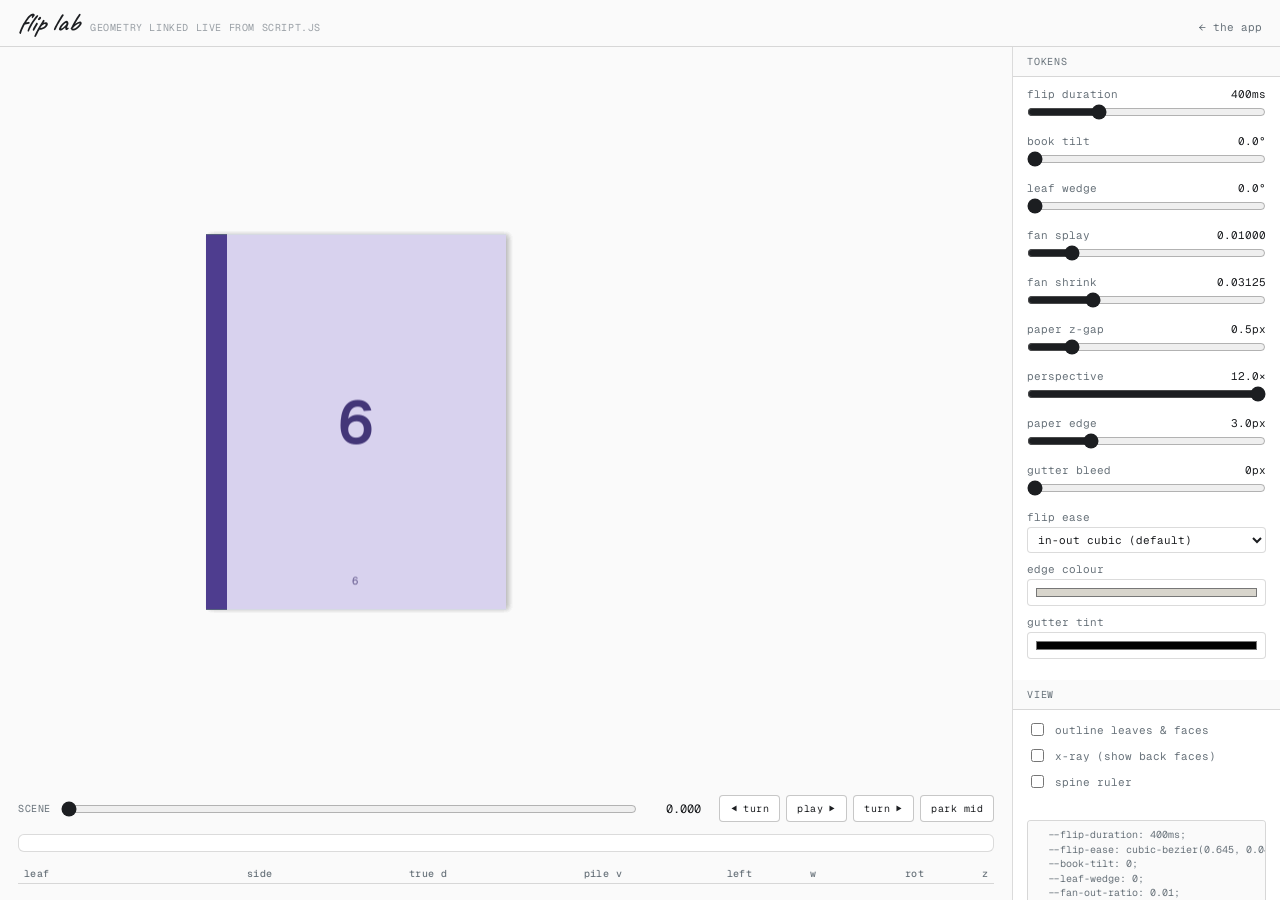
<file: flip.html>
<!--
  ============================================================================
  MINIKOMI — FLIP LAB                                      /flip.html
  ============================================================================
  A standalone rig for experimenting with the booklet flip, separate from the
  app. Not shipped, not linked from index.html — reachable only by URL.

  WHY IT EXISTS
  The app is a bad place to iterate on the flip: you have to add photos, switch
  to Refine, and the scrub bar snaps to whole spreads, so the interesting states
  (parked mid-turn) are hard to hold still and impossible to measure.

  WHAT MAKES IT TRUSTWORTHY
  flip.js does NOT reimplement the flip. It fetches script.js and links the real
  clamp / bury / depthAt / slotAtDepth / applyScene straight out of it, so the
  geometry here is the geometry that ships. If those are renamed, the lab throws
  a loud error rather than quietly testing a stale copy.

  It also shares styles.css, so every CSS-side property of the flip — the hinge
  wedge, the transitions, the gutter, all the tokens — is the real thing too.
  The only things the lab owns are placeholder page content and its controls.
  ============================================================================
-->
<!doctype html>
<html lang="en">
<head>
<meta charset="utf-8" />
<meta name="viewport" content="width=device-width, initial-scale=1" />
<title>Minikomi — flip lab</title>
<link rel="preconnect" href="https://fonts.googleapis.com" />
<link rel="preconnect" href="https://fonts.gstatic.com" crossorigin />
<link href="https://fonts.googleapis.com/css2?family=Geist+Mono:wght@300;400;500;600;700&family=Caveat:wght@500;600&display=swap" rel="stylesheet" />
<link rel="stylesheet" href="styles.css" />
<link rel="stylesheet" href="flip.css" />
</head>
<body>

<div class="lab">
  <header class="lab-head">
    <h1 class="lab-title">flip lab</h1>
    <span class="lab-sub">geometry linked live from script.js</span>
    <a class="lab-link" href="index.html">← the app</a>
  </header>

  <!-- Fatal link errors land here: a renamed function in script.js, or the file
       being opened over file:// where fetch is blocked. -->
  <p class="lab-error" id="lab-error" hidden></p>

  <div class="lab-body">
    <div class="lab-main">
      <div class="lab-stage" id="lab-stage">
        <!-- Same structure the app builds: .book > .book-paper + 4 x .leaf -->
        <div class="book" id="book">
          <div class="book-paper" aria-hidden="true"></div>
          <!-- leaves built by flip.js -->
        </div>
        <!-- Bright hairline exactly on the spine, so a tear is unmissable. -->
        <div class="lab-spine" id="lab-spine" aria-hidden="true" hidden></div>
      </div>

      <div class="lab-transport">
        <div class="lab-scene">
          <label class="lab-scene-label" for="lab-scene">scene</label>
          <input class="lab-scene-range" id="lab-scene" type="range"
                 min="0" max="4" step="0.001" value="0" />
          <output class="lab-scene-out" id="lab-scene-out">0.000</output>
        </div>
        <div class="lab-buttons">
          <button class="lab-btn" id="lab-prev" type="button">◀ turn</button>
          <button class="lab-btn" id="lab-play" type="button">play ▶</button>
          <button class="lab-btn" id="lab-next" type="button">turn ▶</button>
          <button class="lab-btn" id="lab-mid" type="button" title="Park at the midpoint of the current turn">park mid</button>
        </div>
      </div>

      <!-- The measurement that matters: distance from the spine to the nearest
           page edge on each side, excluding the turning leaf. -->
      <div class="lab-probe" id="lab-probe" role="status" aria-live="off"></div>

      <table class="lab-table">
        <thead>
          <tr><th>leaf</th><th>side</th><th>true d</th><th>pile v</th>
              <th>left</th><th>w</th><th>rot</th><th>z</th></tr>
        </thead>
        <tbody id="lab-rows"></tbody>
      </table>
    </div>

    <aside class="lab-panel">
      <div class="lab-panel-head">tokens</div>
      <div class="lab-panel-body" id="lab-knobs"></div>
      <div class="lab-panel-head">view</div>
      <div class="lab-panel-body" id="lab-view"></div>
      <div class="lab-panel-body">
        <textarea class="lab-out" id="lab-copy-out" rows="12" readonly spellcheck="false"
                  aria-label="Current tokens as CSS"></textarea>
        <div class="lab-foot">
          <button class="lab-btn lab-btn--wide" id="lab-copy" type="button">COPY</button>
          <button class="lab-btn lab-btn--wide" id="lab-reset" type="button">RESET</button>
        </div>
      </div>
    </aside>
  </div>
</div>

<script src="flip.js"></script>
</body>
</html>
</file>
<file: styles.css>
/* ==========================================================================
   Minikomi — design tokens
   ========================================================================== */
:root {
  --bg: #fafafa;
  --paper: url("assets/images/paper_background.png");
  --ink: #1c1e21;
  --muted: #69737b;
  --muted-light: #9aa0a6;
  --line: rgba(0, 0, 0, 0.14);
  --line-strong: rgba(0, 0, 0, 0.22);
  --white: #ffffff;
  --orange: #ff5a1f;
  --orange-dark: #e6480f;
  /* Hotter than --orange on purpose, and deliberately not it: --orange is
     reserved for the primary action (PRINT IT), this frames a photo on hover. */
  --photo-frame: #ff3d00;
  --radius: 6px;
  --gap: 22px;
  --tile-w: 220px;   /* Arrange tile   — set by script.js */
  --tile-h: 275px;
  --page-w: 300px;   /* Refine page    — set by script.js */
  --page-h: 375px;
  --edit-w: 420px;   /* Crop editor    — set by script.js */
  --edit-h: 525px;
  --mono: "Geist Mono", ui-monospace, "SFMono-Regular", Menlo, Consolas, monospace;
  --display: "Caveat", cursive;

  /* The booklet flip. Everything tunable lives here; script.js reads these
     rather than keeping its own copies, so the two can't drift.
     Fan offsets are ratios of --page-w, not px, so the fan keeps its
     proportions at any page size — resizing the book needs no re-tuning. */
  --flip-duration: 400ms;
  --flip-ease: cubic-bezier(0.645, 0.045, 0.355, 1);
  --book-tilt: 0;        /* deg of open-book lean; unitless so JS can read it */
  /* Half-angle of the V each leaf is folded into, in deg.

     0, AND IT SHOULD STAY 0 unless you have a reason. A leaf's two faces are the
     two sides of ONE sheet — pages 2 and 3 of the zine, back to back. Any wedge
     splays them apart, and near edge-on the sheet renders as two separate
     ribbons with a gap down the middle instead of one page turning. At 0 they are
     coplanar and backface-visibility shows exactly one, which is what makes the
     flip read as solid paper.

     It was added to cover the mid-turn gutter, which binding every page at the
     spine now does properly (see slotAtDepth) — so it buys nothing and costs the
     split. Kept as a knob only because it is the hook a future curved-page
     treatment would hang off. The rest angles absorb it, so the resting book
     looks identical at any value. */
  --leaf-wedge: 0;
  /* The fan. Every page is BOUND AT THE SPINE: a receding page keeps its inner
     edge exactly on the spine and splays at the fore-edge only, the way a real
     book's pages do. That is why the fan grows the page's WIDTH instead of
     translating the whole box — translating detached the fanned pages from the
     spine, and the book read as a pile of loose sheets rather than a bound one.

     Non-uniform, deliberately. Only pages at pile depth 0 are ever read, and
     those are always exactly one page, undistorted. Depth 1+ shows nothing but a
     sliver of fore-edge, where a little stretch is invisible. */
  --fan-out-ratio: 0.01;       /* fore-edge extends, per pile step */
  --fan-shrink-ratio: 0.03125; /* height reduces, per pile step */
  /* Width of the gutter shade drawn onto the spine edge of a spread page, as a
     fraction of page width. Replaces the border there — see .page-content. */
  --gutter-curl: 0.045;
  /* Hairline z-separation, per TRUE depth. Load-bearing, not decoration: the top
     two pages of a pile deliberately share one box, and coplanar quads inside a
     preserve-3d context are sorted by real 3D position rather than z-index, so
     without this they stitch and flicker. Doubles as paper thickness. */
  --paper-z: 0.5px;
  --edge-thickness: 3px;  /* paper thickness — absolute, doesn't scale */
  --edge-color: #d8d5cc;
  /* The crease: a narrow dark band on the spine. Fully transparent now — with
     every page bound at the spine there is no seam left to shade, and the band
     read as a grey smudge down the middle of the spread rather than as a fold.
     Zeroing the alpha turns it off in both places it is drawn (the .book-paper
     gradient and the inset on each page's spine edge, see .page-content) without
     dismantling either, so raising it is all it takes to get the crease back. */
  --gutter-shade: rgba(0, 0, 0, 0);
  /* 0 now. This oversized .book-paper to hide the height shortfall of a page
     fanned back mid-turn — but pile depth keeps both spread pages at full height
     always, so the only thing it did was ring the book with a pale halo. Kept as
     a knob rather than deleted, since it is the escape hatch if any future change
     lets a page fall short of its box again. */
  --gutter-bleed: 0px;
  /* Depth of the 3D projection, as a multiple of --page-w so the look is
     size-invariant. Lower = deeper, more dramatic foreshortening. */
  --perspective-ratio: 12;
  --perspective: 1400px;  /* computed by script.js from --perspective-ratio;
                             this value only covers the first paint */

  /* Arrange <-> Refine mode morph. Per-tile flight, not a CSS transition —
     script.js drives it with the Web Animations API so an 8-tile stagger and a
     mid-flight re-toggle (cancel and restart) are both easy. Duration/stagger
     are read with the same token()/parseFloat convention as the flip tokens
     above; the ease is read as a raw string since it isn't numeric. */
  --morph-duration: 320ms;
  --morph-stagger: 28ms;
  --morph-ease: cubic-bezier(0.4, 0, 0.2, 1);

  /* The scrub bar. A fixed-size pill, not sized off the spread — see .scrubber.
     --scrub-w is the outer (border-box) width; an absolutely-positioned
     child's containing block is the PADDING box, which the browser already
     excludes the border from, so --scrub-inner (border subtracted) is what
     the travel maths below is built on, not --scrub-w directly. No border as
     of phase 13 (--scrub-border-w: 0), but the token stays so the maths below
     doesn't need a special case.
     --scrub-thumb-w is a literal 60px, not derived. script.js reads this
     same token via token(), so the pointer-drag maths (sceneFromPointer)
     can't disagree with it.
     --scrub-pad is vertical (thumb's top inset); --scrub-pad-x is horizontal
     (thumb/tick left insets) — split into two tokens since the two axes have
     drifted apart before, even though both are 4px again right now. */
  --scrub-w: 320px;
  --scrub-h: 40px;
  --scrub-border-w: 0px;
  --scrub-pad: 4px;
  --scrub-pad-x: 4px;
  --scrub-inner: calc(var(--scrub-w) - var(--scrub-border-w) * 2);
  --scrub-thumb-w: 60px;
  /* The thumb's release snap — separate from --flip-duration/ease (the page
     turn's own timing) so the "detent" feel can be tuned without touching
     how the book turns. Shorter and springier than the page: an overshoot
     curve (the thumb runs slightly past its target, then settles back) is
     what reads as a mechanical catch, vs. the page's plain in-out ease. */
  --detent-duration: 260ms;
  --detent-ease: cubic-bezier(0.34, 1.4, 0.64, 1);
  /* Breakaway detent (script.js's scrubDrag): the thumb's committed `left`
     doesn't move until the raw pointer has pulled this fraction of a
     detent's span past it — below that, --detent-strain-max is the most px
     of visible "give" shown instead, via --scrub-strain (a transform on
     .scrub-thumb, not a change to `left`), scaled to hit exactly this max
     right at the threshold. */
  --detent-breakaway: 0.65;
  --detent-strain-max: 2px;
  /* Thumb's `left` transition WHILE actively dragging (.scrub-track's
     is-scrubbing) — a fast in-drag commit, distinct from --detent-duration
     above, which is the longer release-to-final-spread settle. */
  --detent-snap-duration: 70ms;
  /* .scrub-thumb's `transform` (--scrub-strain) transition — always on,
     regardless of is-scrubbing, since strain is never a committed move. Fast
     enough to feel like direct pointer-following, not an eased animation. */
  --detent-strain-duration: 60ms;
  /* .book/.leaf/.page-content's transition duration while dragging — short
     enough that a fast drag's frequent commits blend into one continuous
     turn, long enough that a slow drag's rarer ones read as individual
     clicks from mark to mark. */
  --detent-drag-duration: 130ms;
}

* { box-sizing: border-box; }

/* The surfaces below are toggled with the `hidden` attribute, and an author
   `display` rule would otherwise outrank the UA's [hidden] { display: none }. */
[hidden] { display: none !important; }

html, body {
  margin: 0;
  padding: 0;
  background: var(--bg);
  font-family: var(--mono);
  color: var(--ink);
  height: 100%;
  overflow: hidden;
}

.app {
  position: relative;
  z-index: 1;
  height: 100vh;
  height: 100dvh;
  display: flex;
  flex-direction: column;
}

.bg-texture {
  position: fixed;
  inset: 0;
  background-image: var(--paper);
  background-repeat: repeat;
  opacity: 0.4;
  pointer-events: none;
  z-index: 0;
}

/* ==========================================================================
   Header
   ========================================================================== */
.app-header {
  flex: 0 0 auto;
  text-align: center;
  padding: clamp(16px, 3vh, 46px) 24px 10px;
}

.title {
  font-family: var(--display);
  font-weight: 600;
  font-style: italic;
  font-size: 24px;
  margin: 0;
  color: var(--ink);
}

.subtitle {
  margin: 6px 0 0;
  font-size: 14px;
  color: var(--muted-light);
  letter-spacing: 0.02em;
}

/* ==========================================================================
   First-run hint
   ========================================================================== */
.hint {
  position: fixed;
  top: 60px;
  right: 6%;
  z-index: 2;
  display: flex;
  align-items: flex-start;
  gap: 4px;
  transform: rotate(4deg);
  pointer-events: none;
}

.hint-arrow {
  width: 150px;
  height: auto;
}

/* ==========================================================================
   Grid
   ========================================================================== */
.grid-wrap {
  position: relative;
  flex: 1 1 auto;
  min-height: 0;
  display: flex;
  align-items: center;
  justify-content: center;
  padding: 24px;
}

/* Arrange and Refine are both absolutely positioned within .grid-wrap (rather
   than flex-centered siblings) so they can overlap during the mode morph —
   the same centre point either way, so nothing shifts outside a morph. Each
   still centres its own content, since absolute children drop out of the
   parent's flex layout. */
.grid {
  position: absolute;
  inset: 0;
  place-content: center;
  display: grid;
  grid-template-columns: repeat(4, var(--tile-w));
  grid-template-rows: repeat(2, var(--tile-h));
  gap: var(--gap);
}

/* Square-cornered, like cut paper. --radius is deliberately not used here: it
   still rounds the tooltip and the fold-guide sheet, which are chrome. */
.slot {
  position: relative;
  background: var(--white);
  overflow: hidden;
  box-shadow: 0 1px 0 rgba(0, 0, 0, 0.02);
}

/* Empty slot placeholder — the whole card as one hit target. Carries no text;
   the dashed border and the hover tint are the entire affordance. Still
   focusable and labelled for screen readers, see buildEmptyPlaceholder(). */
.slot-empty {
  height: 100%;
  width: 100%;
  cursor: pointer;
  display: flex;
  align-items: center;
  justify-content: center;
  transition: background 0.15s ease;
}

.slot-empty:hover,
.slot-empty:focus-visible {
  background: rgba(0, 0, 0, 0.02);
  outline: none;
}

.slot-empty:focus-visible {
  box-shadow: inset 0 0 0 2px var(--orange);
}

/* Hidden until hover/focus, shown instantly (no fade) unlike .slot-toolbar. */
.slot-empty-label {
  font-family: var(--mono);
  font-size: 13px;
  color: var(--muted-light);
  text-align: center;
  opacity: 0;
  pointer-events: none;
}

.slot-empty:hover .slot-empty-label,
.slot-empty:focus-visible .slot-empty-label {
  opacity: 1;
}

/* Cover already carries Title/Sub title inputs as its own affordance. */
.slot-cover .slot-empty-label {
  display: none;
}

/* filled slot */
.slot-photo {
  position: absolute;
  inset: 0;
  width: 100%;
  height: 100%;
  object-fit: cover;
  display: block;
}

/* cover slot */
.slot-cover {
  border-color: var(--line-strong);
}

.cover-text {
  position: absolute;
  left: 12%;
  right: 12%;
  top: 50%;
  transform: translateY(-10%);
  z-index: 2;
}

/* Scrim keeps cover text legible when it sits over a photo. */
.slot-cover.slot--filled .cover-text::before {
  content: "";
  position: absolute;
  inset: -14px -18px;
  background: rgba(255, 255, 255, 0.72);
  border-radius: 4px;
  z-index: -1;
}

.cover-input {
  display: block;
  width: 100%;
  font-family: var(--mono);
  background: transparent;
  border: none;
  padding: 0;
  outline: none;
}

.cover-input::placeholder {
  color: var(--muted-light);
  opacity: 1;
}

.cover-input:focus-visible {
  box-shadow: 0 1px 0 0 var(--orange);
}

/* Scales with the tile so long titles don't overflow a shrunken cover. */
.cover-title {
  font-size: calc(var(--tile-w) * 0.092);
  font-weight: 600;
  color: var(--ink);
  margin-bottom: calc(var(--tile-w) * 0.054);
}

.cover-subtitle {
  font-size: calc(var(--tile-w) * 0.092);
  font-weight: 500;
  color: var(--muted);
}

/* hover toolbar — revealed on filled slots only. Flush to the tile's top-right
   corner, one solid panel rather than three floating circles; only the
   bottom-left corner rounds, since the other three sit on the tile's own edge
   (top/right) or against the next icon (bottom-right). */
.slot-toolbar {
  position: absolute;
  top: 0;
  right: 0;
  display: flex;
  gap: 4px;
  padding: 4px;
  background: var(--white);
  border-radius: 0 0 0 8px;
  z-index: 3;
  opacity: 0;
  pointer-events: none;
  transition: opacity 0.12s ease;
}

.slot--filled:hover .slot-toolbar,
.slot--filled:focus-within .slot-toolbar {
  opacity: 1;
  pointer-events: auto;
}

/* Hover frame on a photo — the drag affordance, alongside the toolbar above.
   Arrange only: a Refine page is a sheet of paper being turned, and a hot
   orange frame there would fight --edge-color and the gutter treatment.

   `outline`, not `border`, and that is the whole point. .slot-photo is
   `inset: 0`, which resolves against the PADDING box, so a border would push
   the photo inward and re-crop it. An outline is excluded from layout
   entirely: it draws OUTWARD into the 22px --gap (leaving 14px clear to the
   neighbour), so the photo is neither moved nor covered, and nothing reflows.

   Nor is it clipped — .slot's own `overflow: hidden` clips its descendants,
   not its own outline. That is also why this can't be a ::after at
   `inset: -8px`, which would be a descendant and would get cut off.

   Corners: an outline follows the box's border-radius, and for a uniform ring
   the outer radius is always the inner radius plus the outline width. So 8px
   here rounds the photo's own corners (overflow: hidden clips them to match)
   and puts the outer silhouette at 16px. 8px on BOTH edges is geometrically
   impossible for an even 8px ring — at radius 0 the inner corner is square,
   which is what this looked like before. */
.grid .slot--filled:hover {
  border-radius: 8px;
  outline: 8px solid var(--photo-frame);
}

/* Same frame treatment on an empty slot's hover, Arrange only (see above for
   why Refine is excluded). No toolbar to reveal, so the "Upload image" label
   (.slot-empty-label) stands in for it instead. */
.grid .slot:not(.slot--filled):hover {
  border-radius: 8px;
  outline: 8px solid var(--photo-frame);
}

/* Flat icons on the panel now that .slot-toolbar itself carries the
   background — an own circle/border/shadow per button would double it up. */
.slot-toolbar button {
  position: relative;
  width: 28px;
  height: 28px;
  border: none;
  background: none;
  display: flex;
  align-items: center;
  justify-content: center;
  cursor: pointer;
  opacity: 1;
  transition: opacity 0.12s ease;
}

/* Focusing one action de-emphasises its siblings rather than highlighting the
   active one — cheaper than a hover state per icon and reads the same. */
.slot-toolbar:hover button:not(:hover) {
  opacity: 0.5;
}

.slot-toolbar img,
.slot-toolbar svg {
  width: 24px;
  height: 24px;
  pointer-events: none;
}

.slot-toolbar .btn-drag {
  cursor: grab;
}

/* ==========================================================================
   Tooltips — required on every icon control
   ========================================================================== */
[data-tip] {
  position: relative;
}

[data-tip]::after {
  content: attr(data-tip);
  position: absolute;
  bottom: calc(100% + 7px);
  left: 50%;
  transform: translateX(-50%);
  background: var(--ink);
  color: var(--white);
  font-family: var(--mono);
  font-size: 11px;
  letter-spacing: 0.02em;
  line-height: 1;
  padding: 6px 8px;
  border-radius: 4px;
  white-space: nowrap;
  opacity: 0;
  pointer-events: none;
  transition: opacity 0.12s ease;
  z-index: 10;
}

[data-tip]:hover::after,
[data-tip]:focus-visible::after {
  opacity: 1;
}

/* Footer tooltips sit above the controls, clear of the viewport edge. */
.controls [data-tip]::after {
  bottom: calc(100% + 10px);
}

/* Anything carrying .slot clips its own tooltip: `overflow: hidden` there is
   what crops the photo (see .leaf-face) and can't be dropped. So tips inside a
   slot have to be positioned to land *within* it, not above it. */

/* The toolbar buttons sit 4px from the slot's top edge (the panel's own
   padding), so a tip above them would render at roughly y = -20px and be cut
   off. Hang them below instead — the tile is ~190px+ tall, so there is room
   to spare. */
.slot-toolbar [data-tip]::after {
  bottom: auto;
  top: calc(100% + 7px);
}

/* Delete is the last button and its centre is only ~18px from the slot's
   right edge (4px panel padding + half the 28px button), which a ~56px
   centred tip overflows. Anchor that one to the button's right edge; the
   wider "Drag to reorder" tip is far enough in to stay centred. */
.slot-toolbar button:last-child[data-tip]::after {
  left: auto;
  right: 0;
  transform: none;
}

/* A Refine page's tip is on the .slot itself, so *any* position outside the box
   is fully invisible rather than merely trimmed. Sit it inside the bottom edge. */
.page[data-tip]::after {
  bottom: 12px;
}

/* ==========================================================================
   Refine — booklet spread
   ========================================================================== */
.refine {
  position: absolute;
  inset: 0;
  display: flex;
  align-items: center;
  justify-content: center;
}

/* Phase 13: the scrub bar moved into the bottom toolbar, so this now just
   centres the book — no sibling to gap against any more. */
.refine-browse {
  display: flex;
  align-items: center;
  justify-content: center;
}

/* ==========================================================================
   Refine — the booklet as a fanned deck
   ==========================================================================
   An open book seen from the front. Four leaves, each with a front face (a
   right page) and a back face (a left page), all absolutely positioned siblings
   in one perspective container, pivoting on the spine.

   script.js only ever writes rest states — left / width / height / transform /
   z-index — and the transitions below perform the entire turn. All four
   properties must share one duration and easing, or a page's size and its
   rotation desynchronise mid-turn and the flip reads as broken.

   .book itself carries a fifth: --book-shift (applyScene(), read into the
   transform below), which recentres a lone Cover/page-7 and slides the spine
   back to the middle as the opposite page arrives. Same duration/easing token
   as the leaves so the slide reads as one motion with the turn, not two. This
   makes .book a stacking context — the leaves' z-index (1-100) and the
   morph's tile z-index (50-300) are both scoped inside/outside it already, so
   nothing outside .book ever reads a leaf's z-index and this is inert.
   ========================================================================== */
.book {
  position: relative;
  width: calc(var(--page-w) * 2);
  height: var(--page-h);
  perspective: var(--perspective);
  transform: translateX(var(--book-shift, 0px));
  transition: transform var(--flip-duration) var(--flip-ease);
}

/* Behind every leaf. One job left, and it's currently invisible:

   the crease, a narrow shaded band on the spine — invisible since --gutter-shade
   is at zero alpha (see :root). The gradient stays so the band returns by
   raising that one value.

   No longer tinted: the empty half of a single-page spread (Cover alone, page 7
   alone) now shows whatever is behind the book rather than a near-white fill.
   It is also no longer covering a mid-turn gap: pile depth keeps the top page of
   each pile full size and flush at the spine, so the halves are always covered
   by real pages.

   Still oversized vertically by --gutter-bleed, but that token is 0 now and the
   height reduces to --page-h — see its entry in :root for why. No border: a light
   hairline would peek past a rotated page's edge. */
.book-paper {
  position: absolute;
  top: 50%;
  left: 0;
  width: 100%;
  height: calc(var(--page-h) + var(--gutter-bleed) * 2);
  transform: translateY(-50%);
  background-image: linear-gradient(
    to right,
    rgba(0, 0, 0, 0) 44%,
    var(--gutter-shade) 50%,
    rgba(0, 0, 0, 0) 56%
  );
  z-index: 1;
}

.leaf {
  position: absolute;
  top: 50%;
  left: 0;
  width: var(--page-w);
  height: var(--page-h);
  transform: translateY(-50%);
  transform-style: preserve-3d;
  transform-origin: left center; /* the spine */
  transition:
    left var(--flip-duration) var(--flip-ease),
    width var(--flip-duration) var(--flip-ease),
    height var(--flip-duration) var(--flip-ease),
    transform var(--flip-duration) var(--flip-ease);
}

/* Each face hangs off its own hinge, pivoting on the same spine as the leaf, so
   the two faces CAN be splayed apart by --leaf-wedge. At the default of 0 they
   are not, and they should not be: a leaf's faces are the two sides of one sheet,
   and splaying them makes a turning page render as two ribbons with a gap down
   the middle rather than as one page. See --leaf-wedge for the full reasoning.

   This structure exists at all because a wedge was once how the mid-turn gutter
   got covered. Binding every page at the spine does that properly now, so the
   hinges are inert wrappers at the default — kept because they are where a curved
   page treatment would attach, and because zeroing a token is a safer default
   than deleting the mechanism. readFlipTokens() folds the wedge into the leaf's
   rest angles, so the resting book is identical at any value. */
.leaf-hinge {
  position: absolute;
  inset: 0;
  transform-style: preserve-3d;
  transform-origin: left center; /* the spine, same pivot as the leaf */
}

.leaf-hinge--front { transform: rotateY(calc(var(--leaf-wedge) * 1deg)); }
.leaf-hinge--back { transform: rotateY(calc(var(--leaf-wedge) * -1deg)); }

/* No overflow: hidden here. The .slot inside does the clipping the crop needs,
   and a clipping ancestor would also cut off the page's shadow. */
.leaf-face {
  position: absolute;
  inset: 0;
  backface-visibility: hidden;
}

/*
  rotateY(0deg) is LOAD-BEARING, not dead code. Inside a preserve-3d context the
  browser only descends hit-testing into children that carry their own
  transform: a `transform: none` face becomes the hit target for its whole
  subtree, so the cover's Title/Sub title inputs and the empty-slot upload
  target would silently stop responding on every front face — you'd click and
  get no caret. The back face gets this for free from its 180deg.
*/
.leaf-face--front { transform: rotateY(0deg); }
.leaf-face--back  { transform: rotateY(180deg); }

/* Safety net beside `inert`, which script.js sets on everything off the current
   spread: without this a browser lacking inert would leave buried pages
   clickable, and a fanned-back page would open its crop editor. */
.leaf.is-buried,
.leaf-face.is-buried {
  pointer-events: none;
}

/* Gives the flip physical thickness: a hairline at rest, widening into a shaded
   strip as the page passes edge-on. Spans the full height — it used to be inset
   by the corner radius so the straight strip only covered the straight part of
   the edge, but pages are square-cornered now and the whole edge is straight.
   No backface-visibility — it has to stay visible from both sides through the
   whole turn. */
.leaf-edge {
  position: absolute;
  top: 0;
  left: 100%;
  width: var(--edge-thickness);
  height: 100%;
  background: var(--edge-color);
  transform-origin: left center;
  transform: rotateY(90deg);
}

/* The fan makes background pages narrower. Content lives in a box fixed at one
   page and is SCALED, never resized: .cover-title sizes off --tile-w, so
   resizing would re-wrap the cover title on every frame of a flip. */
.page-content {
  position: absolute;
  top: 0;
  left: 0;
  width: var(--page-w);
  height: var(--page-h);
  transform-origin: top left;
  transition: transform var(--flip-duration) var(--flip-ease);
}

/* Pages reuse .slot for their treatment and only add their own size. The
   local --tile-w override is what scales the cover title, which sizes off it. */
.page {
  --tile-w: var(--page-w);
  width: var(--page-w);
  height: var(--page-h);
  border: none;
}

.page--filled {
  cursor: pointer;
}

/* Shadowed on the OUTER edge only, offset away from the spine. Corners are
   square everywhere now — see .slot — so these rules no longer need to round
   the fore-edge and leave the spine edge sharp.

   The inset shade below is the crease — the paper starting to curve into the
   gutter. Drawn on the page rather than on .book-paper behind, so it cannot be
   revealed or hidden by whatever the leaves happen to be doing, and every page
   gets it, not just the spread; they are all bound at the same spine.

   Currently invisible: --gutter-shade is at zero alpha (see :root). The geometry
   is left in place so the crease comes back by raising that one value. */
.page-content--right .slot {
  box-shadow:
    3px 0 5px rgba(0, 0, 0, 0.07),
    inset calc(var(--page-w) * var(--gutter-curl)) 0
      calc(var(--page-w) * var(--gutter-curl)) calc(var(--page-w) * -0.028)
      var(--gutter-shade);
}

.page-content--left .slot {
  box-shadow:
    -3px 0 5px rgba(0, 0, 0, 0.07),
    inset calc(var(--page-w) * var(--gutter-curl) * -1) 0
      calc(var(--page-w) * var(--gutter-curl)) calc(var(--page-w) * -0.028)
      var(--gutter-shade);
}

/* Land a layout with no animation — entering Refine, a rebuild, or a resize
   shouldn't animate from wherever the book happened to be. .page-content must
   be named explicitly; `transition: none` does not inherit. .book itself is
   included so its own --book-shift transform lands instead of animating. */
.book.is-instant,
.book.is-instant .leaf,
.book.is-instant .page-content {
  transition: none;
}

/* While the scrub bar is being dragged, scrubDrag() (script.js) only ever
   writes a QUANTIZED t (one detent at a time, not continuous) — so unlike
   is-instant above, this shortens the existing transition rather than
   killing it: --detent-drag-duration is what turns a string of discrete
   commits into a turn that blends smooth at a fast drag speed and clicks
   step by step at a slow one. Longhand overrides only (not the shorthand),
   so each element keeps its own base rule's transition-property list. */
.book.is-scrubbing,
.book.is-scrubbing .leaf,
.book.is-scrubbing .page-content {
  transition-duration: var(--detent-drag-duration);
  transition-timing-function: var(--flip-ease);
}

@media (prefers-reduced-motion: reduce) {
  .book,
  .leaf,
  .page-content,
  .scrub-thumb,
  /* Matching specificity to the .is-scrubbing overrides above/below, or
     those would win over this despite coming first in the cascade. */
  .book.is-scrubbing,
  .book.is-scrubbing .leaf,
  .book.is-scrubbing .page-content,
  .scrub-track.is-scrubbing .scrub-thumb {
    transition: none;
  }
}

/* Mode morph in flight — both surfaces are briefly visible together. `inert`
   on .grid/.refine (script.js) already blocks interaction and focus; this is
   the same pointer-events safety net bury() uses alongside inert, for
   browsers where it doesn't reach hover/click. */
body.is-morphing .grid,
body.is-morphing .refine {
  pointer-events: none;
}

/* ==========================================================================
   Refine — scrub bar
   ==========================================================================
   A fixed-size pill (--scrub-w x --scrub-h, see :root) — one control for both
   jobs: drag it to flip spreads, read it (via aria-valuetext) to see where you
   are. Deliberately NOT sized off --page-w any more (§ Phase 12 notes) — a
   control that resized itself with the spread would drift under a drag.

   The thumb is a wide block, not a dot: --scrub-thumb-w (:root) sets its
   width — 52px, a touch narrower than the 54.8px that would tile the 5 stops
   edge to edge, so a parked thumb sits with a small gap either side of it.
   .scrub-thumb's left and each .scrub-tick's centre both read the same
   --scrub-thumb-w, so they can't drift apart even though it's a literal, not
   a derived, value. script.js only ever writes a unitless fraction
   (--scrub-pos / --tick-pos, 0..1) — every dimension is owned by CSS.

   Phase 13: lives in the bottom toolbar now, not under the book. It's a
   flex item there that's 0-width at rest and expands to --scrub-w only in
   Refine mode — see .toolbar-sep + .scrubber below "Bottom controls". */
.scrub-track {
  position: relative;
  width: var(--scrub-w);
  height: var(--scrub-h);
  background: #f2f2f2;
  border-radius: 8px;
  box-shadow: inset 0 0 3px rgba(0, 0, 0, 0.2);
  cursor: pointer;
  touch-action: none; /* stop the browser claiming the drag as a scroll */
}

.scrub-track:focus-visible {
  outline: none;
  box-shadow: inset 0 0 3px rgba(0, 0, 0, 0.2), 0 0 0 2px var(--orange);
}

.scrub-track.is-scrubbing {
  cursor: grabbing;
}

/* Live-drag override for .scrub-thumb's `left` transition (below, in the
   thumb's own rule): a fast snap for in-drag commits rather than the long
   release settle. `transform` is repeated unchanged (--detent-strain-duration,
   same as the base rule) — transition is a shorthand, so leaving it out here
   would drop the strain's own transition entirely rather than inherit it. */
.scrub-track.is-scrubbing .scrub-thumb {
  transition:
    left var(--detent-snap-duration) var(--detent-ease),
    transform var(--detent-strain-duration) linear;
}

/* Absolutely-positioned children (thumb, ticks) are placed against this
   element's PADDING box, which the browser already excludes the border from —
   so --scrub-pad/--scrub-pad-x below are the only inset either of them needs
   to add; the border is accounted for once, in --scrub-inner (:root).

   Two tiers, both built by buildScrubber(): 37 evenly-spaced grid positions
   as ground texture (minus the 5 that fall on a real stop, skipped there in
   favour of the taller mark below), plus a taller .scrub-tick--stop at each
   of the 5 real SPREADS positions (where a page actually sits flat, never
   mid-turn) to break the dots into groups. Both share this one left formula
   — same as
   .scrub-thumb's own below, reserving --scrub-thumb-w so a tick-pos of 0/1
   lands exactly where the thumb's LEFT EDGE parks at that same fraction,
   not at the track's raw edges. That's what makes a stop mark align with
   the thumb when it's parked there, and — since minor and stop marks share
   this identical mapping — is also what keeps the stride-skipped minor dot
   and its stop coinciding (see SCRUB_STOP_STRIDE in script.js). */
.scrub-tick {
  position: absolute;
  top: 50%;
  width: 2px;
  height: 6px;
  margin: -3px 0 0 -1px;
  border-radius: 8px;
  background: #d9d9d9;
  left: calc(
    var(--scrub-pad-x) + var(--scrub-thumb-w) / 2 + var(--tick-pos, 0) *
      (var(--scrub-inner) - var(--scrub-pad-x) * 2 - var(--scrub-thumb-w))
  );
}

/* The 5 real stops — same width/colour/left-formula as .scrub-tick, just
   taller, so 8px border-radius rounds only the short ends into a capsule
   instead of a circle. */
.scrub-tick--stop {
  height: 20px;
  margin-top: -10px;
}

.scrub-thumb {
  position: absolute;
  top: var(--scrub-pad);
  left: calc(
    var(--scrub-pad-x) + var(--scrub-pos, 0) *
      (var(--scrub-inner) - var(--scrub-pad-x) * 2 - var(--scrub-thumb-w))
  );
  width: var(--scrub-thumb-w);
  height: calc(var(--scrub-h) - var(--scrub-border-w) * 2 - var(--scrub-pad) * 2);
  /* Supplied asset — the pill shell, its two shaded "page" panels and the
     orange centre bar are all baked into the SVG (62x34 native), so it's
     stretched to fill the JS-positioned box rather than laid out from CSS
     primitives like the hand-drawn version this replaced. */
  background: url("assets/images/slider.svg") no-repeat center / 100% 100%;
  /* Ticks are appended after it in DOM order (buildScrubber) and would
     otherwise paint the parked stop's dot on top of it. */
  z-index: 2;
  /* --scrub-strain (script.js's scrubDrag) is the sub-threshold "give" — a
     few px of pull toward the pointer before a detent releases — layered on
     top of `left`'s own committed position via transform rather than folded
     into the position formula, so strain never has to know about ticks or
     travel bounds, just its own small range. */
  transform: translateX(var(--scrub-strain, 0px));
  /* `left`: none during a live drag (below) so committed jumps snap fast;
     on here so a release eases the thumb home with its own spring/overshoot
     — see --detent-duration/ease (:root) — rather than the page's plain
     in-out curve. See endScrub()'s reflow in script.js, which is what
     commits this before applyScene()/syncScrubber() write the target.
     `transform`: always this same fast, ungated duration — strain is never
     a committed move, so it isn't part of the is-scrubbing distinction. */
  transition:
    left var(--detent-duration) var(--detent-ease),
    transform var(--detent-strain-duration) linear;
}

/* ==========================================================================
   Refine — crop editor
   ========================================================================== */
.editor {
  display: flex;
  flex-direction: column;
  align-items: center;
  gap: 16px;
}

.editor-frame {
  --tile-w: var(--edit-w);
  width: var(--edit-w);
  height: var(--edit-h);
  cursor: grab;
  /* Stops the browser claiming the drag as a scroll/pinch gesture. */
  touch-action: none;
}

.editor-frame.is-panning {
  cursor: grabbing;
}

/* A photo that exactly fills the frame at zoom 1 has nowhere to pan. */
.editor-frame.is-locked {
  cursor: default;
}

.editor-controls {
  display: flex;
  align-items: center;
  gap: 14px;
}

.editor-hint {
  font-size: 11px;
  letter-spacing: 0.04em;
  color: var(--muted-light);
}

.zoom-slider {
  width: 150px;
  accent-color: var(--orange);
  cursor: pointer;
}

.editor-btn {
  font-family: var(--mono);
  font-size: 12px;
  letter-spacing: 0.03em;
  color: var(--ink);
  background: var(--white);
  border: 1px solid var(--line);
  border-radius: 999px;
  padding: 0 16px;
  height: 34px;
  cursor: pointer;
}

.editor-btn:hover {
  border-color: var(--line-strong);
}

.editor-btn--primary {
  color: var(--white);
  background: var(--ink);
  border-color: var(--ink);
}

.editor-btn--primary:hover {
  border-color: var(--ink);
}

/* ==========================================================================
   Bottom controls
   ========================================================================== */
.controls {
  flex: 0 0 auto;
  display: flex;
  justify-content: center;
  align-items: center;
  padding: clamp(16px, 3vh, 44px) 0 clamp(16px, 3vh, 44px);
}

/* One integrated pill — the toggle, the scrub bar and PRINT IT all share this
   shell now (phase 13), rather than the toggle carrying its own white
   background/shadow as a separate pill next to the button. */
.toolbar {
  display: flex;
  align-items: center;
  background: var(--white);
  border-radius: 12px;
  padding: 4px 6px 4px 4px;
  box-shadow: 0 0 6px rgba(0, 0, 0, 0.25);
}

/* Level 1: shell — was the toggle's own white/shadow pill; now just a flex
   wrapper, since .toolbar (above) is the shell for the whole control. */
.mode-toggle {
  display: flex;
  margin-right: 12px;
}

/* Level 2: track — one continuous strip both cells sit in, so the level-3
   thumb below has a shared coordinate space to slide across. */
.mode-toggle-track {
  position: relative;
  display: flex;
  background: #f2f2f2;
  border-radius: 8px;
  box-shadow: inset 0 0 3px rgba(0, 0, 0, 0.2);
  padding: 4px;
}

/* 32px cell = 16px icon + 8px internal padding each side. Fixed rather than
   real `padding`, because the thumb's sliding-mask trick below needs a cell
   size in px to match against — it can't be derived from content. */
.mode-btn {
  position: relative;
  width: 32px;
  height: 32px;
  border: none;
  border-radius: 6px;
  background: transparent;
  display: flex;
  align-items: center;
  justify-content: center;
  cursor: pointer;
}

.mode-btn img {
  width: 16px;
  height: 16px;
}

/* Level 3: thumb — an opaque white pill that slides over the track and masks
   whichever cell it's covering. It never resizes or fades; it only ever
   translates, which is what makes the motion read as one pill masking past
   both icons rather than two icons cross-fading. Sized to match .mode-btn. */
.mode-toggle-thumb {
  position: absolute;
  inset: 4px auto auto 4px;
  width: 32px;
  height: 32px;
  border-radius: 6px;
  background: var(--white);
  box-shadow: 0 0 3px rgba(0, 0, 0, 0.2);
  overflow: hidden;
  pointer-events: none;
  transition: transform var(--morph-duration) var(--morph-ease);
}

/* The source icons are baked grey (#69737B); the thumb carries its own
   orange copies (ink) rather than recoloring the real icons underneath, so
   revealing/hiding them is just the thumb's clip window sliding — the ink
   itself counter-translates to stay put on screen. */
.mode-toggle-ink {
  display: flex;
  width: 200%;
  height: 100%;
  transition: transform var(--morph-duration) var(--morph-ease);
}

.mode-toggle-ink-icon {
  flex: 0 0 50%;
  display: flex;
  align-items: center;
  justify-content: center;
}

.mode-toggle-ink-icon::before {
  content: "";
  width: 16px;
  height: 16px;
  background-color: #ff3d00;
  mask-repeat: no-repeat;
  mask-position: center;
  mask-size: contain;
  -webkit-mask-repeat: no-repeat;
  -webkit-mask-position: center;
  -webkit-mask-size: contain;
}

.mode-toggle-ink-icon--arrange::before {
  mask-image: url("assets/images/container.svg");
  -webkit-mask-image: url("assets/images/container.svg");
}

.mode-toggle-ink-icon--refine::before {
  mask-image: url("assets/images/book-open.svg");
  -webkit-mask-image: url("assets/images/book-open.svg");
}

.mode-toggle[data-mode="refine"] .mode-toggle-thumb {
  transform: translateX(100%);
}

.mode-toggle[data-mode="refine"] .mode-toggle-ink {
  transform: translateX(-50%);
}

@media (prefers-reduced-motion: reduce) {
  .mode-toggle-thumb,
  .mode-toggle-ink,
  .scrubber,
  .toolbar-sep--after {
    transition: none;
  }
}

.toolbar-sep {
  width: 1px;
  height: 24px;
  background: #dcdcdc;
  margin-right: 12px;
  flex-shrink: 0;
}

/* The one after the scrubber collapses with it (0-width in Arrange) — a
   static divider there would sit flush against the first one with nothing
   between them while the scrubber is collapsed. */
.toolbar-sep--after {
  width: 0;
  margin-right: 0;
  overflow: hidden;
  transition:
    width var(--morph-duration) var(--morph-ease),
    margin-right var(--morph-duration) var(--morph-ease);
}

.mode-toggle[data-mode="refine"] ~ .toolbar-sep--after {
  width: 1px;
  margin-right: 12px;
}

/* Collapsed to 0-width in Arrange, expands to --scrub-w only in Refine — a
   sibling of .mode-toggle inside .toolbar, so this reads off the same
   data-mode write setMode() already does (no separate state to keep in
   sync). Width AND margin both animate, or a 0-width scrubber would still
   hold its own gap open next to PRINT IT. */
.scrubber {
  width: 0;
  margin-right: 0;
  overflow: hidden;
  flex-shrink: 0;
  transition:
    width var(--morph-duration) var(--morph-ease),
    margin-right var(--morph-duration) var(--morph-ease);
}

.mode-toggle[data-mode="refine"] ~ .scrubber {
  width: var(--scrub-w);
  margin-right: 12px;
}

.print-btn {
  display: flex;
  align-items: center;
  justify-content: center;
  font-family: var(--mono);
  font-weight: 700;
  font-size: 14px;
  letter-spacing: 0.03em;
  color: var(--white);
  background: #ff3d00;
  border: 2px solid #da1d00;
  border-radius: 8px;
  height: 38px;
  padding: 7px 8px;
  box-shadow:
    inset 0 -5px 3px 0 rgba(0, 0, 0, 0.11),
    inset 0 4px 0 0 #ff673e;
  cursor: pointer;
}

.print-btn:hover:not(:disabled) {
  background: #e63600;
}

.print-btn:disabled {
  opacity: 0.55;
  cursor: not-allowed;
}

/* Disabled buttons don't fire hover events reliably — suppress the tooltip. */
.print-btn:disabled::after {
  display: none;
}

/* ==========================================================================
   Reorder
   ========================================================================== */
.slot[draggable="true"] {
  cursor: grab;
}

.slot.is-dragging {
  opacity: 0.35;
  cursor: grabbing;
}

/* Keep the grab cursor while the pointer is over any tile mid-drag. */
.is-reordering .slot,
.is-reordering .slot-empty {
  cursor: grabbing;
}

/* Images drag themselves natively, stealing the tile's drag. */
.slot-photo,
.slot-toolbar img {
  -webkit-user-drag: none;
  user-select: none;
}

/* ==========================================================================
   Drag-and-drop affordance
   ========================================================================== */
.is-dragover .slot:not(.slot--filled) {
  border-color: var(--orange);
  border-style: dashed;
  background: rgba(255, 90, 31, 0.04);
}

/* ==========================================================================
   First-run hint (hidden once the zine has a photo)
   ========================================================================== */
.hint.is-hidden {
  opacity: 0;
  visibility: hidden;
  transition: opacity 0.2s ease, visibility 0.2s ease;
}

/* ==========================================================================
   Print — fold-and-cut modal
   ========================================================================== */
.modal-backdrop {
  position: fixed;
  inset: 0;
  z-index: 30;
  background: rgba(28, 30, 33, 0.42);
  display: flex;
  align-items: center;
  justify-content: center;
  padding: 24px;
}

.modal {
  width: min(640px, 100%);
  max-height: calc(100vh - 48px);
  overflow: auto;
  display: flex;
  flex-direction: column;
  gap: 18px;
  background: var(--white);
  border: 1px solid var(--line-strong);
  border-radius: 10px;
  padding: 22px 24px 20px;
  box-shadow: 0 18px 50px rgba(0, 0, 0, 0.18);
}

.modal-head {
  display: flex;
  align-items: flex-start;
  justify-content: space-between;
  gap: 16px;
}

.modal-eyebrow {
  margin: 0 0 4px;
  font-size: 11px;
  letter-spacing: 0.06em;
  text-transform: uppercase;
  color: var(--muted-light);
}

.modal-title {
  margin: 0;
  font-family: var(--mono);
  font-size: 16px;
  font-weight: 600;
  letter-spacing: 0.01em;
  color: var(--ink);
}

.modal-close {
  flex: 0 0 auto;
  width: 30px;
  height: 30px;
  border-radius: 50%;
  border: 1px solid var(--line);
  background: var(--white);
  display: flex;
  align-items: center;
  justify-content: center;
  cursor: pointer;
}

.modal-close:hover {
  border-color: var(--line-strong);
}

.modal-close svg {
  width: 15px;
  height: 15px;
  pointer-events: none;
}

/* Tooltip would otherwise be clipped by the dialog's top edge. */
.modal-close[data-tip]::after {
  bottom: auto;
  top: calc(100% + 7px);
}

.fold-text {
  margin: 0;
  min-height: 3.2em; /* reserve the tallest step, so the footer never jumps */
  font-size: 13px;
  line-height: 1.55;
  color: var(--muted);
}

.modal-foot {
  display: flex;
  align-items: center;
  justify-content: space-between;
  gap: 16px;
  flex-wrap: wrap;
}

.modal-actions {
  display: flex;
  align-items: center;
  gap: 10px;
}

/* Same pill as the main action, sized to sit in a dialog footer. The min-width
   fits "PREPARING…" too, so it doesn't jump when the pages finish rendering. */
.print-btn--modal {
  height: 40px;
  min-width: 154px;
  padding: 0 20px;
  font-size: 12px;
}

.fold-stage-wait {
  position: absolute;
  inset: 0;
  margin: 0;
  display: flex;
  align-items: center;
  justify-content: center;
  font-size: 12px;
  letter-spacing: 0.04em;
  color: var(--muted-light);
}

.step-dots {
  display: flex;
  align-items: center;
  gap: 8px;
}

.step-dot {
  width: 9px;
  height: 9px;
  padding: 0;
  border-radius: 50%;
  border: 1px solid var(--line-strong);
  background: var(--white);
  cursor: pointer;
  transition: background 0.15s ease, transform 0.15s ease;
}

.step-dot:hover {
  background: var(--muted-light);
}

.step-dot.is-active {
  background: var(--ink);
  border-color: var(--ink);
  transform: scale(1.2);
}

.step-dot:focus-visible {
  outline: none;
  box-shadow: 0 0 0 2px var(--orange);
}

/* ==========================================================================
   Print — the fold diagram
   ==========================================================================
   One SVG holding every step's layer; stepping is pure CSS off `data-step`, so
   the eight thumbnails are encoded once and transitions come free.
   ========================================================================== */
.fold-stage {
  position: relative;
  width: 100%;
  aspect-ratio: 297 / 210; /* the sheet, so nothing ever distorts */
  background: rgba(0, 0, 0, 0.015);
  border: 1px solid var(--line);
  border-radius: var(--radius);
}

.fold-stage svg {
  position: absolute;
  inset: 0;
  width: 100%;
  height: 100%;
  overflow: visible;
}

.fold-stage .fs-paper {
  fill: var(--white);
  stroke: var(--line-strong);
  stroke-width: 0.5;
}

.fold-stage .fs-creases line {
  stroke: var(--muted-light);
  stroke-width: 0.4;
  stroke-dasharray: 2 2;
}

/* Sits under every mark so arrows and cut lines stay readable over a photo. */
.fold-stage .fs-halo {
  fill: none;
  stroke: var(--white);
  stroke-width: 2.8;
  stroke-linecap: round;
  stroke-linejoin: round;
  opacity: 0.9;
}

.fold-stage .fs-glyph-halo {
  fill: var(--white);
  stroke: none;
  opacity: 0.9;
}

.fold-stage .fs-arrow {
  fill: none;
  stroke: var(--ink);
  stroke-width: 0.9;
  stroke-linecap: round;
  stroke-linejoin: round;
}

.fold-stage .fs-cutline {
  stroke: var(--ink);
  stroke-width: 0.8;
  stroke-dasharray: 4 3;
}

.fold-stage .fs-scissors circle {
  fill: none;
  stroke: var(--ink);
  stroke-width: 0.8;
}

.fold-stage .fs-scissors path {
  fill: none;
  stroke: var(--ink);
  stroke-width: 0.8;
  stroke-linecap: round;
}

.fold-stage .fs-paper-edge {
  fill: none;
  stroke: var(--line-strong);
  stroke-width: 0.5;
}

/* The cut, now an opening along the strip's folded edge. Ink, not orange —
   §10 keeps the accent for the primary action, which here is DOWNLOAD PDF. */
.fold-stage .fs-slit {
  stroke: var(--ink);
  stroke-width: 1.2;
  stroke-linecap: round;
  stroke-dasharray: 3 2.5;
}

.fold-stage .fs-leaf {
  fill: var(--white);
  stroke: var(--line);
  stroke-width: 0.4;
}

.fold-stage .fs-leaf-outline {
  fill: none;
  stroke: var(--line-strong);
  stroke-width: 0.5;
}

/* The margin that gets trimmed away — filled with the page background rather
   than a dim overlay, so it reads as "not paper" against the white block
   instead of as a shadow on it. Present for Print and Trim (steps 1-2); fading
   it out at step 3 is the trim itself, so the sheet reads as shrunk down to
   the block from then on. */
.fold-stage .fs-margin-fill {
  fill: var(--bg);
}

/* Weight tracks drawCutMarks in script.js — the diagram and the sheet it
   describes have to read the same. */
.fold-stage .fs-trimline {
  fill: none;
  stroke: var(--muted);
  stroke-width: 0.9;
  stroke-dasharray: 3 2.5;
}

.fold-stage .fs-cut-label {
  fill: var(--muted);
  font-family: var(--mono);
  font-size: 6.5px;
  letter-spacing: 0.05em;
  text-anchor: middle;
  dominant-baseline: middle;
}

/* Layers cross-fade; the trimmed block persists across steps 1-4. */
.fold-stage .fs-folds,
.fold-stage .fs-cut,
.fold-stage .fs-strip,
.fold-stage .fs-booklet {
  opacity: 0;
  transition: opacity 0.28s ease;
}

.fold-stage .fs-sheet,
.fold-stage .fs-margin {
  opacity: 1;
  transition: opacity 0.28s ease;
}

.fold-stage[data-step="3"] .fs-folds,
.fold-stage[data-step="4"] .fs-cut,
.fold-stage[data-step="5"] .fs-strip,
.fold-stage[data-step="6"] .fs-booklet {
  opacity: 1;
}

.fold-stage[data-step="3"] .fs-margin,
.fold-stage[data-step="4"] .fs-margin,
.fold-stage[data-step="5"] .fs-margin,
.fold-stage[data-step="6"] .fs-margin {
  opacity: 0;
}

.fold-stage[data-step="5"] .fs-sheet,
.fold-stage[data-step="6"] .fs-sheet {
  opacity: 0;
}

/* Draws the cut on rather than snapping it in. */
.fold-stage .fs-cutline {
  stroke-dashoffset: 60;
  transition: stroke-dashoffset 0.5s ease 0.1s;
}

.fold-stage[data-step="4"] .fs-cutline {
  stroke-dashoffset: 0;
}

@media (prefers-reduced-motion: reduce) {
  .fold-stage * {
    transition-duration: 0.01ms !important;
  }
}

/* ==========================================================================
   Inline notice
   ========================================================================== */
.notice {
  position: fixed;
  bottom: 24px;
  left: 50%;
  transform: translate(-50%, 8px);
  display: flex;
  flex-direction: column;
  gap: 3px;
  /* Wide enough for "Word documents and audio files can't be added." on one
     line, but never past the viewport on a narrow window. */
  max-width: min(460px, calc(100vw - 48px));
  text-align: center;
  background: var(--ink);
  color: var(--white);
  font-size: 12px;
  line-height: 1.45;
  letter-spacing: 0.02em;
  padding: 10px 14px;
  border-radius: 6px;
  opacity: 0;
  pointer-events: none;
  transition: opacity 0.18s ease, transform 0.18s ease;
  z-index: 20;
}

.notice.is-visible {
  opacity: 1;
  transform: translate(-50%, 0);
}

/* Second and later lines explain or offer the way out — present, but not
   competing with the first line for the glance. */
.notice-line--sub {
  font-size: 11px;
  opacity: 0.68;
}

/* ==========================================================================
   Dev — flip tuner
   ==========================================================================
   Scaffolding, not product: script.js only builds this when the URL carries
   #tune. Delete this block and the matching section in script.js to remove it.

   Sits above the app chrome (which tops out at z-index 10) and the toast (20),
   but below the print modal's backdrop (30) — so the fold guide still covers
   it, and the panel can't be fiddled with behind a dialog.

   Deliberately plain: no orange (reserved for PRINT IT, §10) and no paper
   texture, so it never reads as part of the zine.
   ========================================================================== */
.tuner {
  position: fixed;
  top: 16px;
  right: 16px;
  z-index: 25;
  width: 244px;
  background: var(--white);
  border: 1px solid var(--line-strong);
  border-radius: var(--radius);
  box-shadow: 0 6px 24px rgba(0, 0, 0, 0.12);
  font-family: var(--mono);
  font-size: 11px;
  color: var(--ink);
}

.tuner-head {
  display: flex;
  align-items: center;
  justify-content: space-between;
  gap: 8px;
  padding: 8px 8px 8px 12px;
  border-bottom: 1px solid var(--line);
}

.tuner-title {
  font-size: 10px;
  letter-spacing: 0.08em;
  text-transform: uppercase;
  color: var(--muted);
}

.tuner-collapse {
  width: 22px;
  height: 22px;
  display: grid;
  place-items: center;
  padding: 0;
  background: none;
  border: 1px solid var(--line);
  border-radius: 4px;
  font-family: var(--mono);
  font-size: 13px;
  line-height: 1;
  color: var(--muted);
  cursor: pointer;
}

.tuner-collapse:hover {
  border-color: var(--line-strong);
  color: var(--ink);
}

.tuner-body {
  padding: 10px 12px 12px;
}

.tuner-note {
  margin: 0 0 10px;
  font-size: 10px;
  line-height: 1.4;
  color: var(--muted-light);
}

.tuner-row {
  display: block;
  margin-bottom: 9px;
}

.tuner-row-head {
  display: flex;
  align-items: baseline;
  justify-content: space-between;
  gap: 8px;
  margin-bottom: 3px;
}

.tuner-label {
  color: var(--muted);
}

/* Tabular figures, or the readout jiggles the row as digits change width. */
.tuner-value {
  font-variant-numeric: tabular-nums;
  color: var(--ink);
}

.tuner-range {
  width: 100%;
  margin: 0;
  accent-color: var(--ink);
  cursor: ew-resize;
}

.tuner-select,
.tuner-color {
  width: 100%;
  font-family: var(--mono);
  font-size: 11px;
  color: var(--ink);
  background: var(--white);
  border: 1px solid var(--line);
  border-radius: 4px;
}

.tuner-select {
  padding: 4px 6px;
}

.tuner-color {
  height: 24px;
  padding: 2px;
  cursor: pointer;
}

/* The values as pasteable CSS. Always visible, so they can be selected by hand
   if the clipboard API is unavailable. */
.tuner-out {
  width: 100%;
  margin-top: 4px;
  padding: 7px 8px;
  resize: vertical;
  font-family: var(--mono);
  font-size: 10px;
  line-height: 1.45;
  color: var(--muted);
  background: var(--bg);
  border: 1px solid var(--line);
  border-radius: 4px;
  white-space: pre;
  overflow-wrap: normal;
}

.tuner-foot {
  display: flex;
  gap: 6px;
  margin-top: 8px;
}

.tuner-btn {
  flex: 1;
  padding: 6px 0;
  font-family: var(--mono);
  font-size: 10px;
  letter-spacing: 0.06em;
  color: var(--ink);
  background: var(--white);
  border: 1px solid var(--line-strong);
  border-radius: 4px;
  cursor: pointer;
}

.tuner-btn:hover {
  background: var(--bg);
}

.tuner :focus-visible {
  outline: 2px solid var(--orange);
  outline-offset: 1px;
}
</file>
<file: flip.css>
/* ==========================================================================
   MINIKOMI — FLIP LAB chrome                                     /flip.html
   ==========================================================================
   Lab-only styling. Everything about the BOOK itself comes from styles.css, on
   purpose — .book / .leaf / .leaf-hinge / .leaf-face / .page-content / .slot are
   the shipped rules, so what the lab shows is what the app does. Nothing in here
   may override them; the only exceptions are the two debug modes at the bottom,
   which are opt-in and clearly marked.
   ========================================================================== */

.lab {
  display: flex;
  flex-direction: column;
  height: 100vh;
  height: 100dvh;
  font-family: var(--mono);
  color: var(--ink);
}

.lab-head {
  display: flex;
  align-items: baseline;
  gap: 12px;
  padding: 10px 18px;
  border-bottom: 1px solid var(--line);
  flex: 0 0 auto;
}

.lab-title {
  margin: 0;
  font-family: var(--display);
  font-size: 26px;
  font-style: italic;
  font-weight: 600;
  line-height: 1;
}

.lab-sub {
  font-size: 10px;
  letter-spacing: 0.06em;
  text-transform: uppercase;
  color: var(--muted-light);
}

.lab-link {
  margin-left: auto;
  font-size: 11px;
  color: var(--muted);
  text-decoration: none;
}

.lab-link:hover { color: var(--ink); }

.lab-error {
  margin: 0;
  padding: 12px 18px;
  background: #fff4f0;
  border-bottom: 1px solid var(--orange);
  font-size: 12px;
  line-height: 1.5;
  color: var(--orange-dark);
  white-space: pre-wrap;
}

.lab-body {
  display: flex;
  flex: 1 1 auto;
  min-height: 0;
}

.lab-main {
  display: flex;
  flex-direction: column;
  flex: 1 1 auto;
  min-width: 0;
  padding: 14px 18px 16px;
  gap: 12px;
}

/* The book's box. flip.js measures this to size --page-w / --page-h, so it must
   be the element that actually bounds the book. */
.lab-stage {
  position: relative;
  display: flex;
  align-items: center;
  justify-content: center;
  flex: 1 1 auto;
  min-height: 0;
}

/* Bright hairline on the spine. Sits above the leaves deliberately — it is a
   ruler, not part of the scene. */
.lab-spine {
  position: absolute;
  top: 0;
  bottom: 0;
  left: 50%;
  width: 1px;
  background: var(--orange);
  opacity: 0.75;
  z-index: 200;
  pointer-events: none;
}

.lab-transport {
  display: flex;
  align-items: center;
  gap: 18px;
  flex: 0 0 auto;
}

.lab-scene {
  display: flex;
  align-items: center;
  gap: 10px;
  flex: 1 1 auto;
  min-width: 0;
}

.lab-scene-label {
  font-size: 10px;
  letter-spacing: 0.06em;
  text-transform: uppercase;
  color: var(--muted);
}

.lab-scene-range {
  flex: 1 1 auto;
  min-width: 0;
  margin: 0;
  accent-color: var(--ink);
  cursor: ew-resize;
}

.lab-scene-out {
  min-width: 4.5em;
  font-size: 12px;
  font-variant-numeric: tabular-nums;
  text-align: right;
}

.lab-buttons { display: flex; gap: 6px; flex: 0 0 auto; }

.lab-btn {
  padding: 6px 10px;
  font-family: var(--mono);
  font-size: 10px;
  letter-spacing: 0.05em;
  color: var(--ink);
  background: var(--white);
  border: 1px solid var(--line-strong);
  border-radius: 4px;
  cursor: pointer;
}

.lab-btn:hover { background: var(--bg); }
.lab-btn--wide { flex: 1; text-align: center; }

.lab-probe {
  flex: 0 0 auto;
  padding: 8px 12px;
  font-size: 12px;
  font-variant-numeric: tabular-nums;
  border: 1px solid var(--line);
  border-radius: var(--radius);
  background: var(--white);
}

.lab-probe b { font-weight: 600; }
.lab-probe .ok { color: #1a7f4b; }
.lab-probe .bad { color: var(--orange-dark); }
.lab-probe .idle { color: var(--muted-light); }

.lab-table {
  flex: 0 0 auto;
  width: 100%;
  border-collapse: collapse;
  font-size: 10px;
  font-variant-numeric: tabular-nums;
}

.lab-table th,
.lab-table td {
  padding: 3px 6px;
  text-align: right;
  border-bottom: 1px solid var(--line);
}

.lab-table th {
  font-weight: 500;
  color: var(--muted);
  text-align: right;
  letter-spacing: 0.04em;
}

.lab-table th:first-child,
.lab-table td:first-child { text-align: left; }
.lab-table tr[data-moving="true"] td { color: var(--orange-dark); font-weight: 600; }

/* ---------------------------------------------------------------- panel ---- */
.lab-panel {
  flex: 0 0 268px;
  overflow-y: auto;
  border-left: 1px solid var(--line);
  background: var(--white);
}

.lab-panel-head {
  padding: 8px 14px;
  font-size: 10px;
  letter-spacing: 0.08em;
  text-transform: uppercase;
  color: var(--muted);
  border-bottom: 1px solid var(--line);
  background: var(--bg);
}

.lab-panel-body { padding: 10px 14px 12px; }

.lab-row { display: block; margin-bottom: 9px; }

.lab-row-head {
  display: flex;
  align-items: baseline;
  justify-content: space-between;
  gap: 8px;
  margin-bottom: 3px;
  font-size: 11px;
}

.lab-row-head span:first-child { color: var(--muted); }
.lab-row-value { font-variant-numeric: tabular-nums; }

.lab-range {
  width: 100%;
  margin: 0;
  accent-color: var(--ink);
  cursor: ew-resize;
}

.lab-select {
  width: 100%;
  padding: 4px 6px;
  font-family: var(--mono);
  font-size: 11px;
  color: var(--ink);
  background: var(--white);
  border: 1px solid var(--line);
  border-radius: 4px;
}

.lab-check {
  display: flex;
  align-items: center;
  gap: 8px;
  margin-bottom: 7px;
  font-size: 11px;
  color: var(--muted);
  cursor: pointer;
}

.lab-check input { accent-color: var(--ink); cursor: pointer; }

.lab-out {
  width: 100%;
  padding: 7px 8px;
  resize: vertical;
  font-family: var(--mono);
  font-size: 10px;
  line-height: 1.45;
  color: var(--muted);
  background: var(--bg);
  border: 1px solid var(--line);
  border-radius: 4px;
  white-space: pre;
  overflow-wrap: normal;
}

.lab-foot { display: flex; gap: 6px; margin-top: 8px; }

.lab :focus-visible { outline: 2px solid var(--orange); outline-offset: 1px; }

/* ------------------------------------------------------- placeholder page ---
   Stands in for a photo. Two deliberate choices:
   - a saturated field, so adjacent pages are trivially distinguishable;
   - a dark bar hugging the page's INNER edge, so the two bars meet flush at the
     spine and any gutter gap shows as a break between them. This is what makes
     a tear visible by eye instead of only in the probe readout. */
.lab-page {
  display: flex;
  align-items: center;
  justify-content: center;
  background: hsl(var(--lab-hue) 46% 88%);
  overflow: hidden;
}

.lab-page-num {
  font-family: var(--mono);
  font-size: calc(var(--tile-w) * 0.2);
  font-weight: 600;
  color: hsl(var(--lab-hue) 38% 34%);
}

.lab-page-tag {
  position: absolute;
  bottom: 6%;
  font-size: calc(var(--tile-w) * 0.035);
  letter-spacing: 0.1em;
  text-transform: uppercase;
  color: hsl(var(--lab-hue) 22% 46%);
}

.lab-page-gutter {
  position: absolute;
  top: 0;
  bottom: 0;
  width: 7%;
  background: hsl(var(--lab-hue) 40% 40%);
}

.page-content--right .lab-page-gutter { left: 0; }
.page-content--left .lab-page-gutter { right: 0; }

/* ------------------------------------------------------------ debug modes ---
   Opt-in only. These DO override shipped rules, which is why they are last and
   scoped to a class flip.js toggles. */
.lab-outline .leaf-face { outline: 1px solid rgba(255, 0, 128, 0.8); }
.lab-outline .leaf { outline: 1px dashed rgba(0, 90, 255, 0.55); }

.lab-xray .leaf-face { opacity: 0.45; }
.lab-xray .leaf-face { backface-visibility: visible; }
</file>
